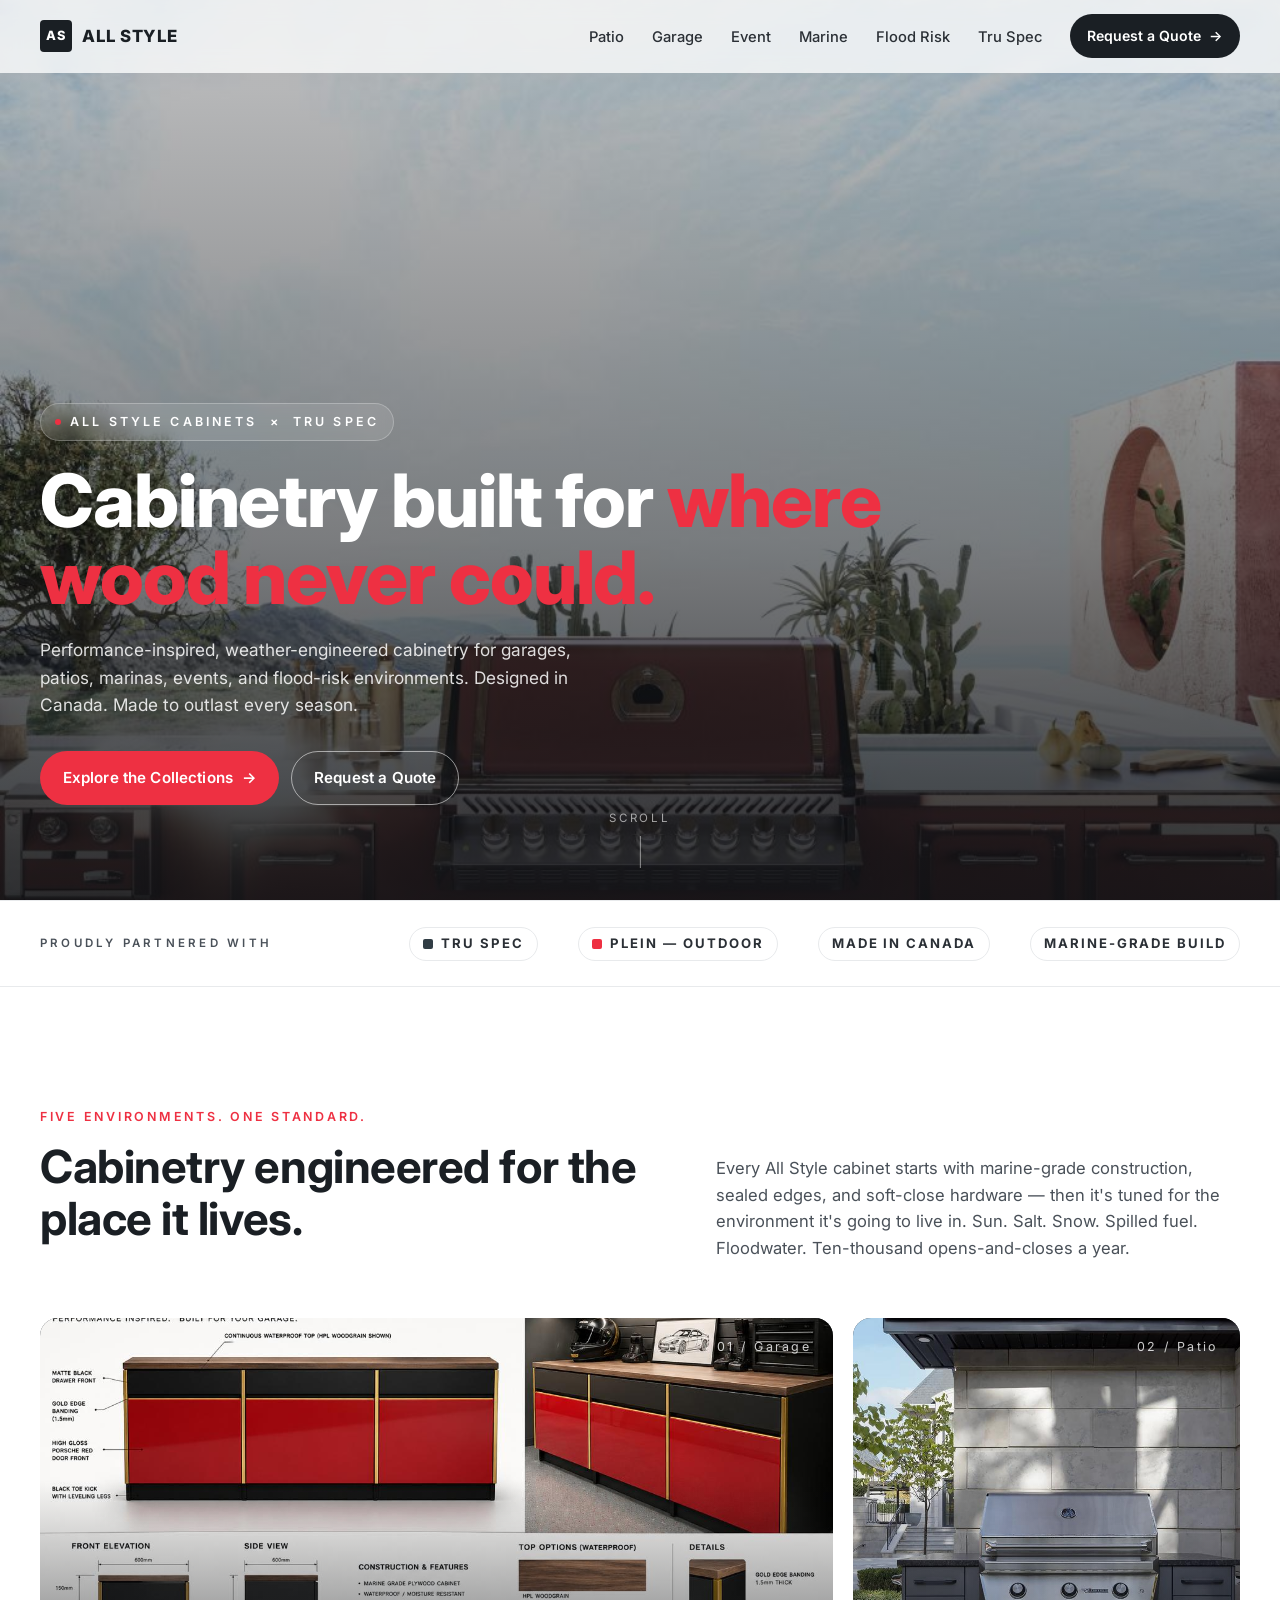
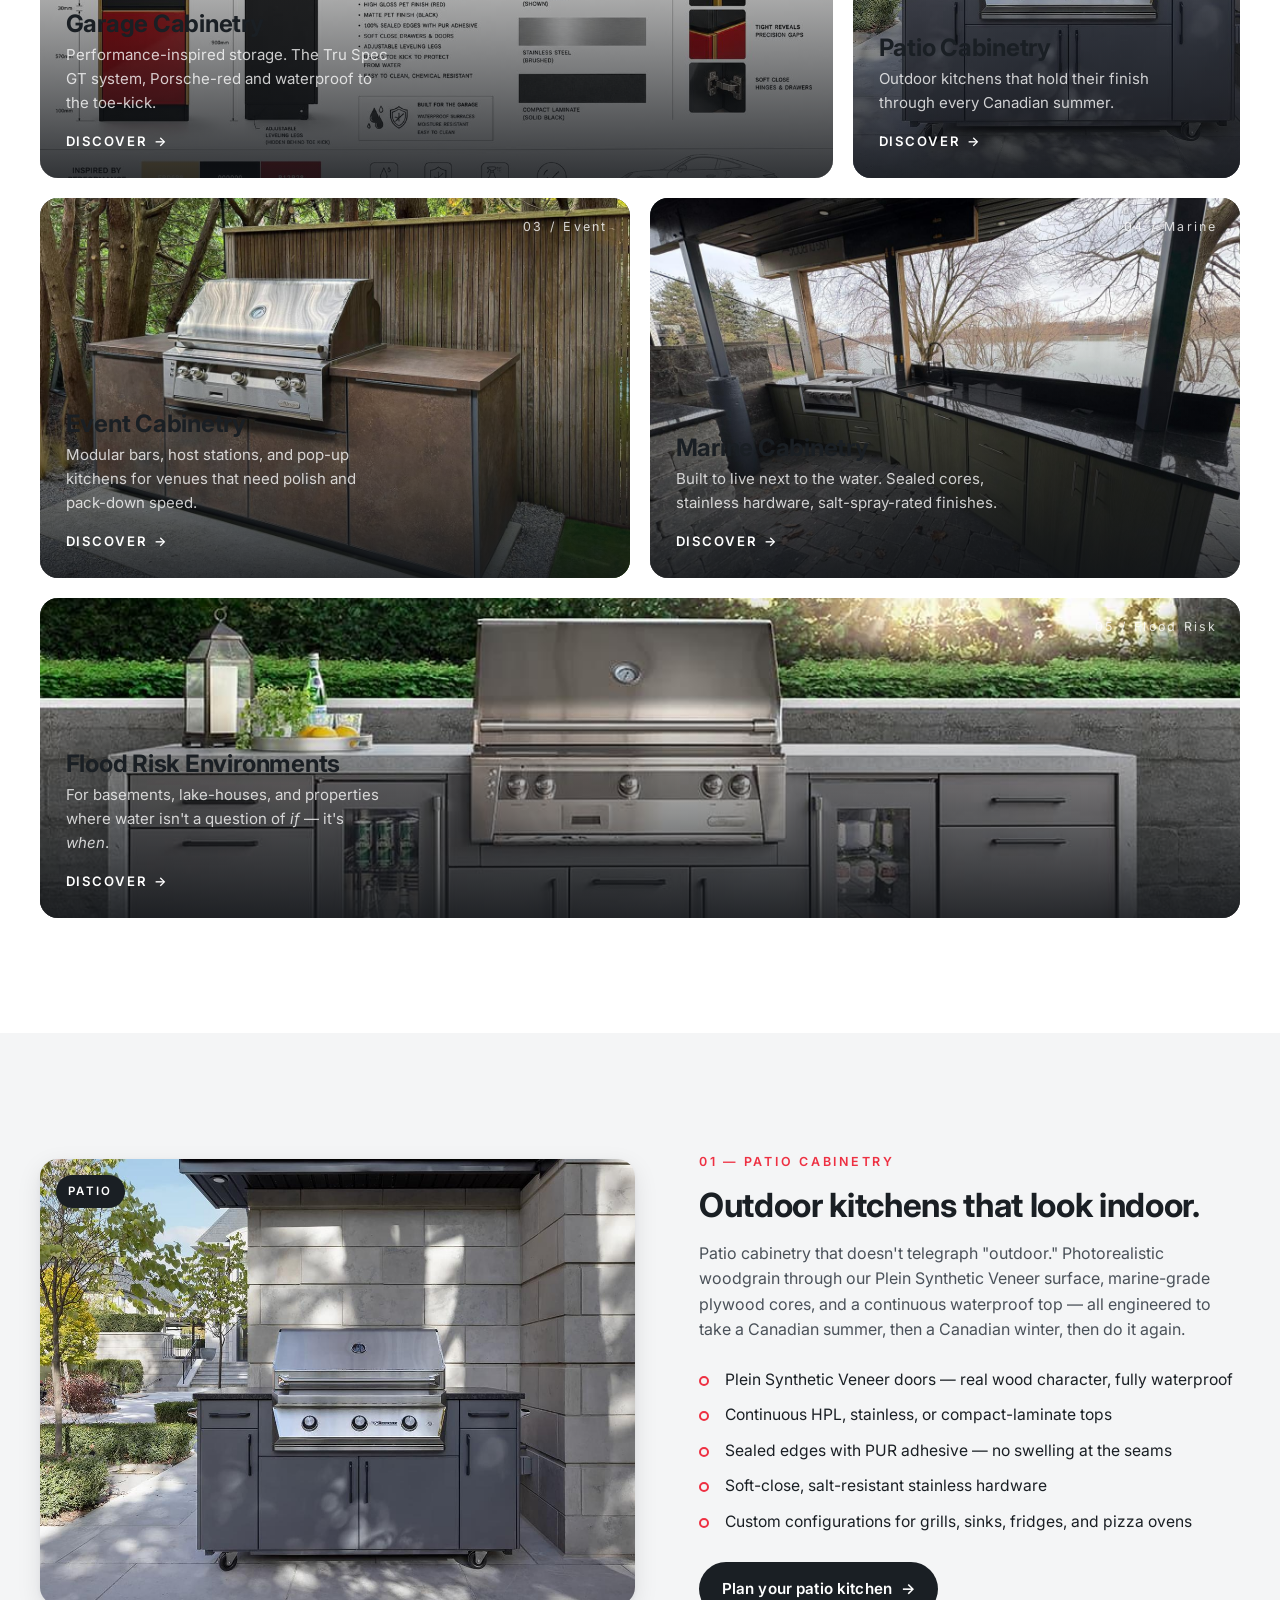
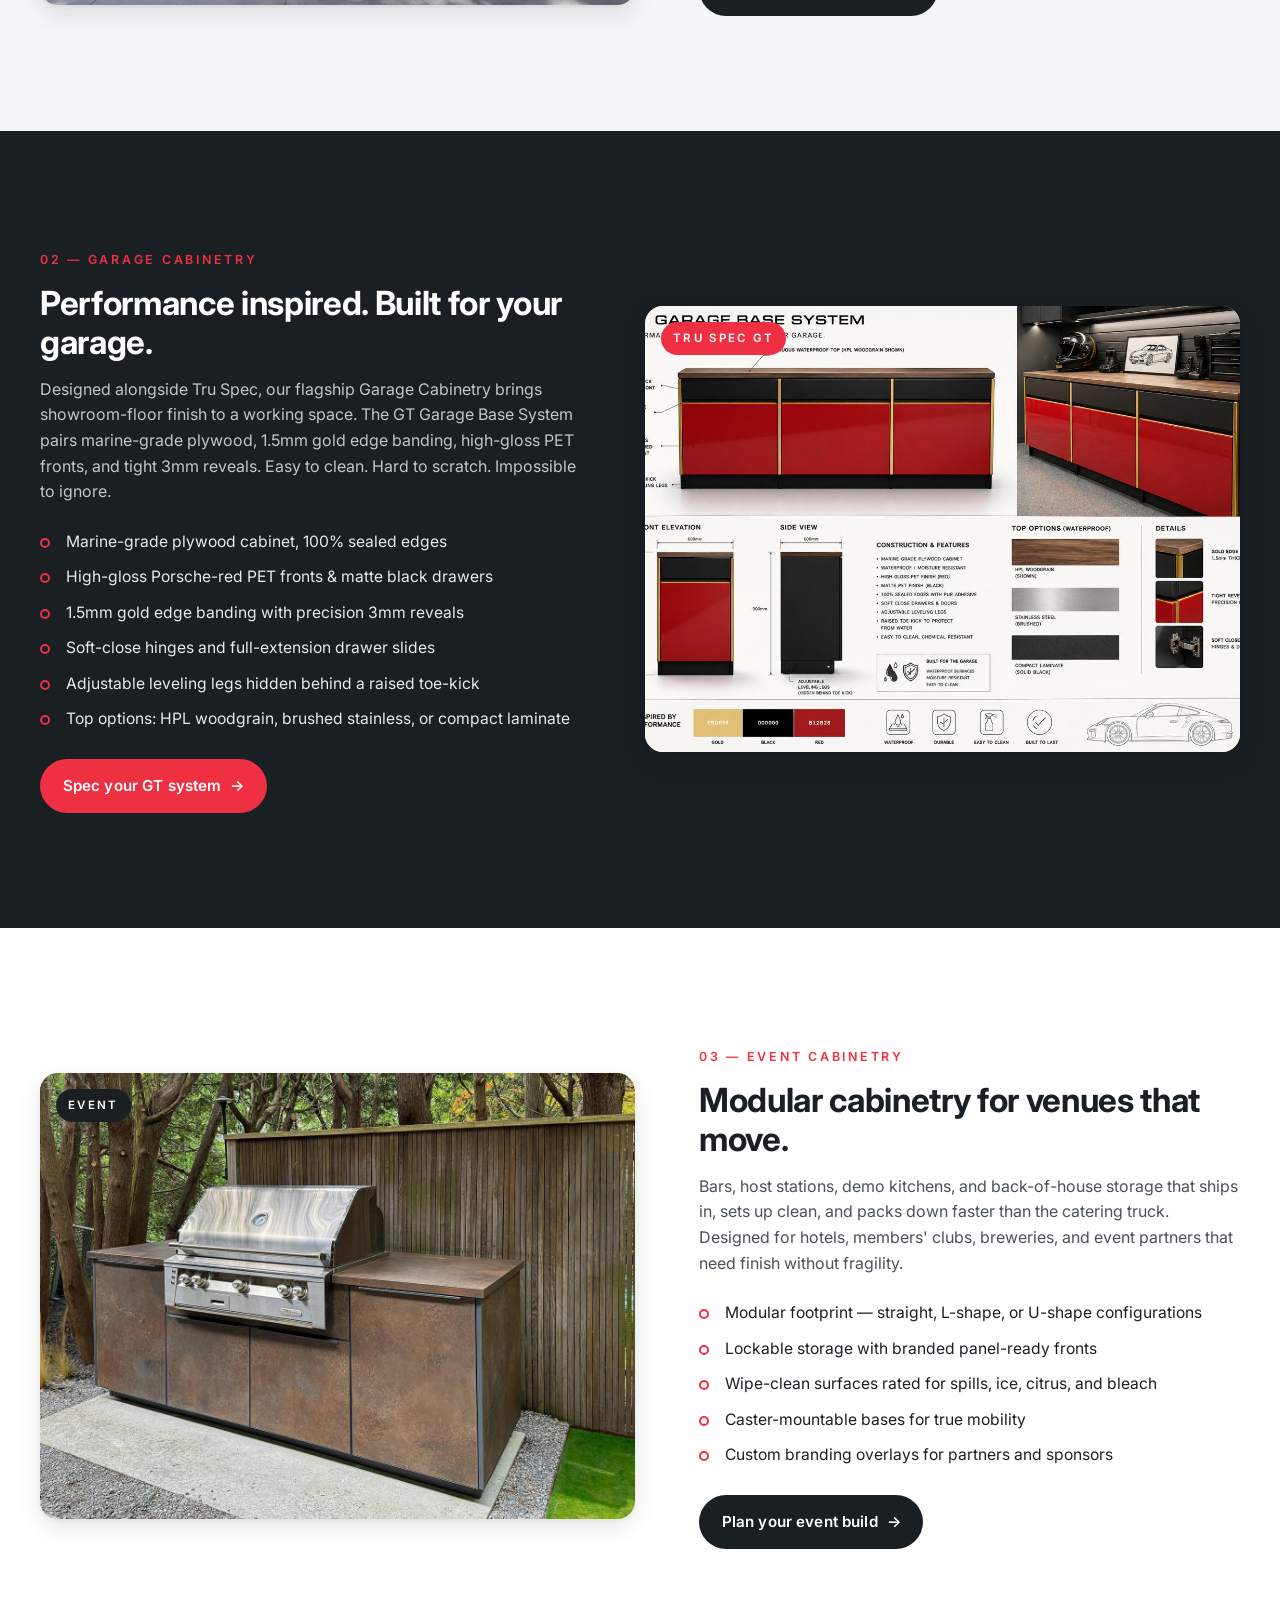
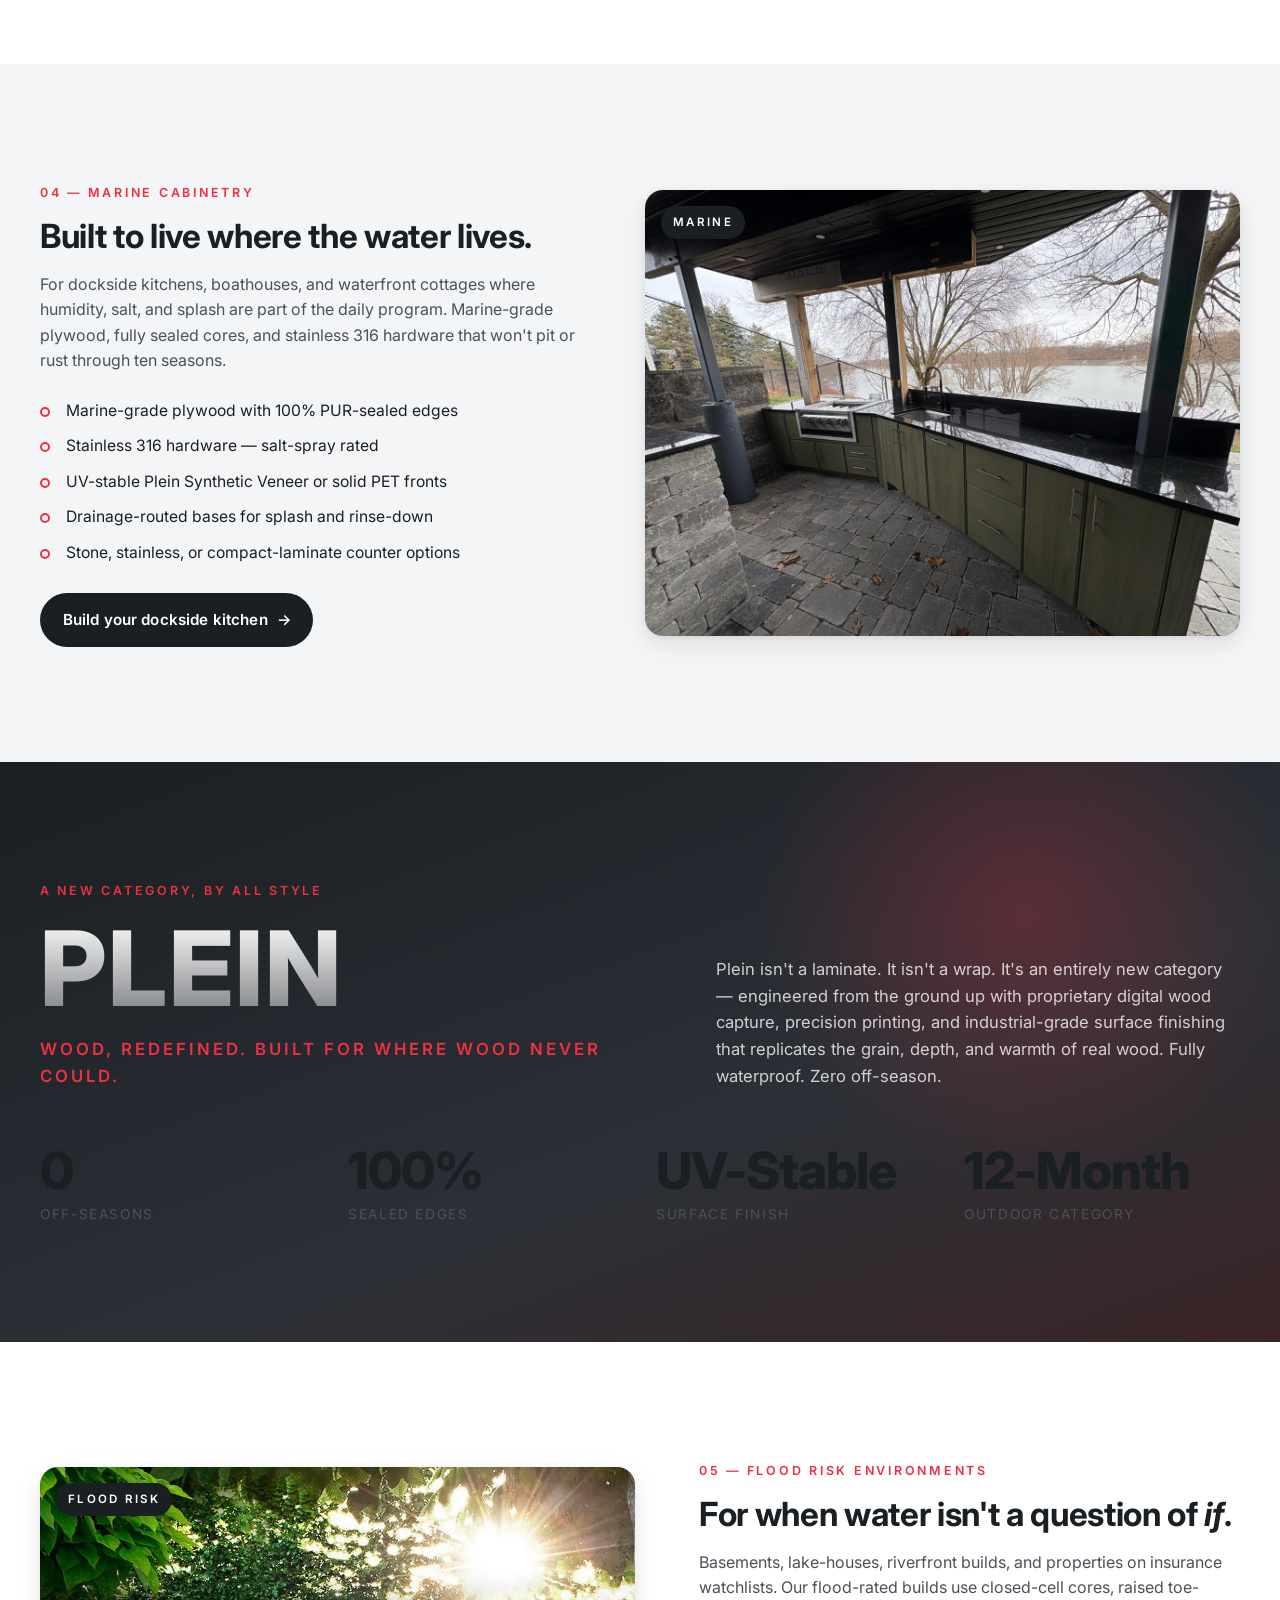
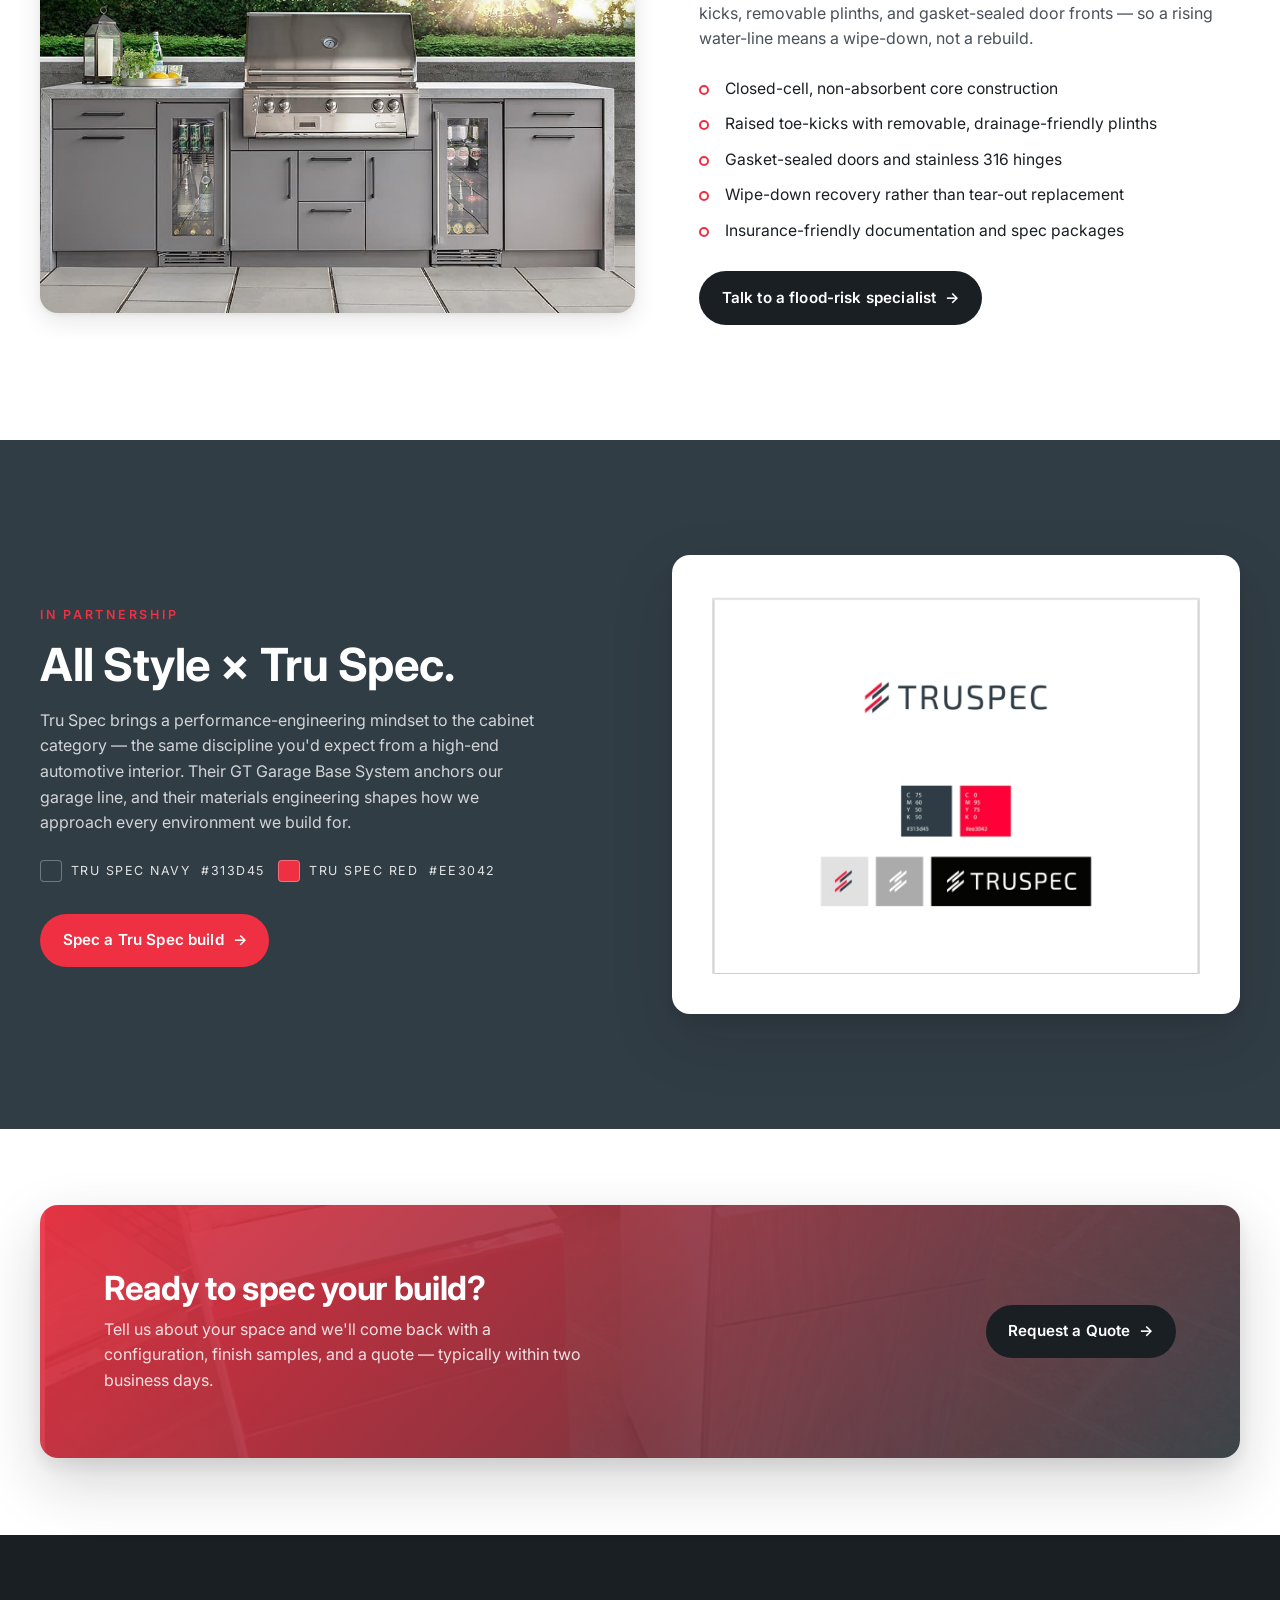
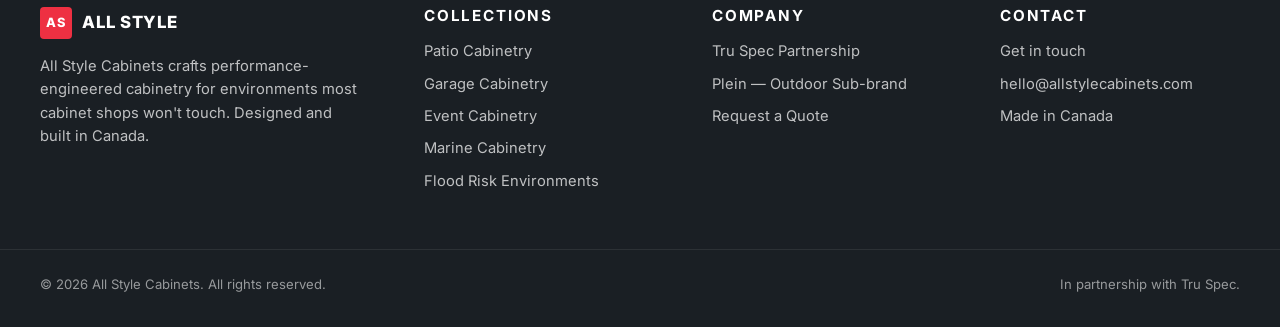
<file: index.html>
<!doctype html>
<html lang="en">
<head>
  <meta charset="utf-8" />
  <meta name="viewport" content="width=device-width, initial-scale=1" />
  <title>All Style Cabinets — Premium Garage & Outdoor Cabinetry</title>
  <meta name="description" content="All Style Cabinets crafts performance-engineered cabinetry for garages, patios, marinas, events, and flood-risk environments. In partnership with Tru Spec." />
  <meta name="theme-color" content="#1a1f24" />

  <!-- Open Graph -->
  <meta property="og:title" content="All Style Cabinets — Built for Where Cabinetry Never Could" />
  <meta property="og:description" content="Performance-inspired, weather-engineered cabinetry. In partnership with Tru Spec." />
  <meta property="og:type" content="website" />
  <meta property="og:image" content="/assets/images/plein-red-hero.jpg" />

  <!-- Fonts -->
  <link rel="preconnect" href="https://fonts.googleapis.com" />
  <link rel="preconnect" href="https://fonts.gstatic.com" crossorigin />
  <link href="https://fonts.googleapis.com/css2?family=Inter:wght@400;500;600;700;800&display=swap" rel="stylesheet" />

  <!-- Styles -->
  <link rel="stylesheet" href="/assets/css/styles.css" />

  <!-- Favicon (inline SVG mark) -->
  <link rel="icon" type="image/svg+xml" href='data:image/svg+xml;utf8,<svg xmlns="http://www.w3.org/2000/svg" viewBox="0 0 32 32"><rect width="32" height="32" rx="6" fill="%231a1f24"/><text x="50%25" y="58%25" text-anchor="middle" font-family="Inter,sans-serif" font-weight="800" font-size="13" fill="white">AS</text></svg>' />
</head>
<body>

  <!-- ===================== NAV ===================== -->
  <header class="nav" id="nav">
    <div class="nav__inner">
      <a href="#top" class="nav__brand" aria-label="All Style Cabinets — home">
        <span class="nav__brand-mark" aria-hidden="true">AS</span>
        <span>ALL&nbsp;STYLE</span>
      </a>

      <nav aria-label="Primary">
        <ul class="nav__links" id="nav-links">
          <li><a class="nav__link" href="#patio">Patio</a></li>
          <li><a class="nav__link" href="#garage">Garage</a></li>
          <li><a class="nav__link" href="#event">Event</a></li>
          <li><a class="nav__link" href="#marine">Marine</a></li>
          <li><a class="nav__link" href="#flood">Flood&nbsp;Risk</a></li>
          <li><a class="nav__link" href="#partnership">Tru&nbsp;Spec</a></li>
          <li><a class="nav__cta" href="/quote.html">Request a Quote <span aria-hidden="true">→</span></a></li>
        </ul>
      </nav>

      <button class="nav__toggle" id="nav-toggle" aria-expanded="false" aria-controls="nav-links" aria-label="Toggle navigation">
        <span></span><span></span><span></span>
      </button>
    </div>
  </header>

  <main id="top">

    <!-- ===================== HERO ===================== -->
    <section class="hero" aria-labelledby="hero-title">
      <div class="hero__inner">
        <span class="hero__eyebrow reveal"><span class="dot"></span> All Style Cabinets &nbsp;×&nbsp; Tru Spec</span>
        <h1 id="hero-title" class="hero__title reveal" data-delay="1">
          Cabinetry built for <em>where wood never could.</em>
        </h1>
        <p class="hero__sub reveal" data-delay="2">
          Performance-inspired, weather-engineered cabinetry for garages, patios, marinas, events, and flood-risk environments. Designed in Canada. Made to outlast every season.
        </p>
        <div class="hero__cta reveal" data-delay="3">
          <a href="#categories" class="btn btn--primary">Explore the Collections <span class="btn__arrow">→</span></a>
          <a href="/quote.html" class="btn btn--ghost">Request a Quote</a>
        </div>
      </div>
      <div class="hero__scroll" aria-hidden="true">
        <span>Scroll</span>
        <span class="hero__scroll-line"></span>
      </div>
    </section>

    <!-- ===================== PARTNER STRIP ===================== -->
    <section class="partners" aria-label="Partners">
      <div class="container partners__inner">
        <span class="partners__label">Proudly partnered with</span>
        <div class="partners__items">
          <span class="partners__chip"><span class="swatch swatch--navy"></span> TRU&nbsp;SPEC</span>
          <span class="partners__chip"><span class="swatch"></span> PLEIN&nbsp;— OUTDOOR</span>
          <span class="partners__chip">MADE&nbsp;IN&nbsp;CANADA</span>
          <span class="partners__chip">MARINE-GRADE&nbsp;BUILD</span>
        </div>
      </div>
    </section>

    <!-- ===================== CATEGORIES OVERVIEW ===================== -->
    <section class="section" id="categories" aria-labelledby="cat-title">
      <div class="container">
        <div class="section__head">
          <div>
            <span class="eyebrow reveal">Five Environments. One Standard.</span>
            <h2 class="section-title reveal" id="cat-title" data-delay="1">
              Cabinetry engineered for the place it lives.
            </h2>
          </div>
          <p class="section-lede reveal" data-delay="2">
            Every All Style cabinet starts with marine-grade construction, sealed edges, and soft-close hardware — then it's tuned for the environment it's going to live in. Sun. Salt. Snow. Spilled fuel. Floodwater. Ten-thousand opens-and-closes a year.
          </p>
        </div>

        <div class="cat-grid">
          <a href="#garage" class="cat-card cat-card--lg reveal" data-cat="garage" aria-label="Garage cabinetry">
            <span class="cat-card__num">01 / Garage</span>
            <h3 class="cat-card__title">Garage Cabinetry</h3>
            <p class="cat-card__desc">Performance-inspired storage. The Tru Spec GT system, Porsche-red and waterproof to the toe-kick.</p>
            <span class="cat-card__more">Discover <span aria-hidden="true">→</span></span>
          </a>
          <a href="#patio" class="cat-card cat-card--md reveal" data-cat="patio" data-delay="1" aria-label="Patio cabinetry">
            <span class="cat-card__num">02 / Patio</span>
            <h3 class="cat-card__title">Patio Cabinetry</h3>
            <p class="cat-card__desc">Outdoor kitchens that hold their finish through every Canadian summer.</p>
            <span class="cat-card__more">Discover <span aria-hidden="true">→</span></span>
          </a>
          <a href="#event" class="cat-card cat-card--sm reveal" data-cat="event" data-delay="2" aria-label="Event cabinetry">
            <span class="cat-card__num">03 / Event</span>
            <h3 class="cat-card__title">Event Cabinetry</h3>
            <p class="cat-card__desc">Modular bars, host stations, and pop-up kitchens for venues that need polish and pack-down speed.</p>
            <span class="cat-card__more">Discover <span aria-hidden="true">→</span></span>
          </a>
          <a href="#marine" class="cat-card cat-card--sm reveal" data-cat="marine" data-delay="3" aria-label="Marine cabinetry">
            <span class="cat-card__num">04 / Marine</span>
            <h3 class="cat-card__title">Marine Cabinetry</h3>
            <p class="cat-card__desc">Built to live next to the water. Sealed cores, stainless hardware, salt-spray-rated finishes.</p>
            <span class="cat-card__more">Discover <span aria-hidden="true">→</span></span>
          </a>
          <a href="#flood" class="cat-card reveal" data-cat="flood" data-delay="4" aria-label="Flood-risk cabinetry" style="grid-column: span 12; min-height: 320px;">
            <span class="cat-card__num">05 / Flood Risk</span>
            <h3 class="cat-card__title">Flood Risk Environments</h3>
            <p class="cat-card__desc">For basements, lake-houses, and properties where water isn't a question of <em>if</em> — it's <em>when</em>.</p>
            <span class="cat-card__more">Discover <span aria-hidden="true">→</span></span>
          </a>
        </div>
      </div>
    </section>

    <!-- ===================== PATIO ===================== -->
    <section class="section section--fog" id="patio" aria-labelledby="patio-title">
      <div class="container">
        <div class="detail">
          <div class="detail__media reveal">
            <span class="badge">Patio</span>
            <img src="/assets/images/patio-modern-grill.jpg" alt="Modern grey outdoor kitchen with stainless grill, set on a stone patio surrounded by greenery" loading="lazy" />
          </div>
          <div class="reveal" data-delay="1">
            <span class="eyebrow">01 — Patio Cabinetry</span>
            <h2 class="detail__title" id="patio-title">Outdoor kitchens that look indoor.</h2>
            <p class="detail__lede">
              Patio cabinetry that doesn't telegraph "outdoor." Photorealistic woodgrain through our Plein Synthetic Veneer surface, marine-grade plywood cores, and a continuous waterproof top — all engineered to take a Canadian summer, then a Canadian winter, then do it again.
            </p>
            <ul class="feature-list">
              <li>Plein Synthetic Veneer doors — real wood character, fully waterproof</li>
              <li>Continuous HPL, stainless, or compact-laminate tops</li>
              <li>Sealed edges with PUR adhesive — no swelling at the seams</li>
              <li>Soft-close, salt-resistant stainless hardware</li>
              <li>Custom configurations for grills, sinks, fridges, and pizza ovens</li>
            </ul>
            <a href="/quote.html?category=patio" class="btn btn--dark">Plan your patio kitchen <span class="btn__arrow">→</span></a>
          </div>
        </div>
      </div>
    </section>

    <!-- ===================== GARAGE ===================== -->
    <section class="section section--dark" id="garage" aria-labelledby="garage-title">
      <div class="container">
        <div class="detail detail--reverse">
          <div class="detail__media reveal">
            <span class="badge" style="background: var(--brand-accent);">Tru Spec GT</span>
            <img src="/assets/images/garage-gt-system.jpg" alt="Tru Spec GT Garage Base System with high-gloss Porsche red doors, gold edge banding, and matte black drawers" loading="lazy" />
          </div>
          <div class="reveal" data-delay="1">
            <span class="eyebrow">02 — Garage Cabinetry</span>
            <h2 class="detail__title" id="garage-title">Performance inspired. Built for your garage.</h2>
            <p class="detail__lede">
              Designed alongside Tru Spec, our flagship Garage Cabinetry brings showroom-floor finish to a working space. The GT Garage Base System pairs marine-grade plywood, 1.5mm gold edge banding, high-gloss PET fronts, and tight 3mm reveals. Easy to clean. Hard to scratch. Impossible to ignore.
            </p>
            <ul class="feature-list">
              <li>Marine-grade plywood cabinet, 100% sealed edges</li>
              <li>High-gloss Porsche-red PET fronts &amp; matte black drawers</li>
              <li>1.5mm gold edge banding with precision 3mm reveals</li>
              <li>Soft-close hinges and full-extension drawer slides</li>
              <li>Adjustable leveling legs hidden behind a raised toe-kick</li>
              <li>Top options: HPL woodgrain, brushed stainless, or compact laminate</li>
            </ul>
            <a href="/quote.html?category=garage" class="btn btn--primary">Spec your GT system <span class="btn__arrow">→</span></a>
          </div>
        </div>
      </div>
    </section>

    <!-- ===================== EVENT ===================== -->
    <section class="section" id="event" aria-labelledby="event-title">
      <div class="container">
        <div class="detail">
          <div class="detail__media reveal">
            <span class="badge">Event</span>
            <img src="/assets/images/event-bronze.jpg" alt="Bronze-finish outdoor cabinet with stainless grill in a private garden setting" loading="lazy" />
          </div>
          <div class="reveal" data-delay="1">
            <span class="eyebrow">03 — Event Cabinetry</span>
            <h2 class="detail__title" id="event-title">Modular cabinetry for venues that move.</h2>
            <p class="detail__lede">
              Bars, host stations, demo kitchens, and back-of-house storage that ships in, sets up clean, and packs down faster than the catering truck. Designed for hotels, members' clubs, breweries, and event partners that need finish without fragility.
            </p>
            <ul class="feature-list">
              <li>Modular footprint — straight, L-shape, or U-shape configurations</li>
              <li>Lockable storage with branded panel-ready fronts</li>
              <li>Wipe-clean surfaces rated for spills, ice, citrus, and bleach</li>
              <li>Caster-mountable bases for true mobility</li>
              <li>Custom branding overlays for partners and sponsors</li>
            </ul>
            <a href="/quote.html?category=event" class="btn btn--dark">Plan your event build <span class="btn__arrow">→</span></a>
          </div>
        </div>
      </div>
    </section>

    <!-- ===================== MARINE ===================== -->
    <section class="section section--fog" id="marine" aria-labelledby="marine-title">
      <div class="container">
        <div class="detail detail--reverse">
          <div class="detail__media reveal">
            <span class="badge">Marine</span>
            <img src="/assets/images/marine-lakeside.jpg" alt="Lakeside outdoor kitchen with olive-green doors and black granite countertops overlooking water" loading="lazy" />
          </div>
          <div class="reveal" data-delay="1">
            <span class="eyebrow">04 — Marine Cabinetry</span>
            <h2 class="detail__title" id="marine-title">Built to live where the water lives.</h2>
            <p class="detail__lede">
              For dockside kitchens, boathouses, and waterfront cottages where humidity, salt, and splash are part of the daily program. Marine-grade plywood, fully sealed cores, and stainless 316 hardware that won't pit or rust through ten seasons.
            </p>
            <ul class="feature-list">
              <li>Marine-grade plywood with 100% PUR-sealed edges</li>
              <li>Stainless 316 hardware — salt-spray rated</li>
              <li>UV-stable Plein Synthetic Veneer or solid PET fronts</li>
              <li>Drainage-routed bases for splash and rinse-down</li>
              <li>Stone, stainless, or compact-laminate counter options</li>
            </ul>
            <a href="/quote.html?category=marine" class="btn btn--dark">Build your dockside kitchen <span class="btn__arrow">→</span></a>
          </div>
        </div>
      </div>
    </section>

    <!-- ===================== PLEIN HIGHLIGHT ===================== -->
    <section class="section plein" id="plein" aria-labelledby="plein-title">
      <div class="container">
        <div class="section__head">
          <div>
            <span class="eyebrow reveal" style="color: var(--brand-accent);">A new category, by All Style</span>
            <h2 class="plein__brandmark reveal" id="plein-title" data-delay="1">PLEIN</h2>
            <p class="plein__tagline reveal" data-delay="2">Wood, redefined. Built for where wood never could.</p>
          </div>
          <p class="section-lede reveal" data-delay="3" style="color: rgba(255,255,255,.78);">
            Plein isn't a laminate. It isn't a wrap. It's an entirely new category — engineered from the ground up with proprietary digital wood capture, precision printing, and industrial-grade surface finishing that replicates the grain, depth, and warmth of real wood. Fully waterproof. Zero off-season.
          </p>
        </div>

        <div class="stats">
          <div class="stat reveal">
            <div class="stat__num">0</div>
            <div class="stat__label">Off-seasons</div>
          </div>
          <div class="stat reveal" data-delay="1">
            <div class="stat__num">100%</div>
            <div class="stat__label">Sealed edges</div>
          </div>
          <div class="stat reveal" data-delay="2">
            <div class="stat__num">UV-Stable</div>
            <div class="stat__label">Surface finish</div>
          </div>
          <div class="stat reveal" data-delay="3">
            <div class="stat__num">12-Month</div>
            <div class="stat__label">Outdoor category</div>
          </div>
        </div>
      </div>
    </section>

    <!-- ===================== FLOOD RISK ===================== -->
    <section class="section" id="flood" aria-labelledby="flood-title">
      <div class="container">
        <div class="detail">
          <div class="detail__media reveal">
            <span class="badge">Flood Risk</span>
            <img src="/assets/images/patio-grey-stone.jpg" alt="Concrete and stone patio kitchen designed for flood-risk environments" loading="lazy" />
          </div>
          <div class="reveal" data-delay="1">
            <span class="eyebrow">05 — Flood Risk Environments</span>
            <h2 class="detail__title" id="flood-title">For when water isn't a question of <em>if</em>.</h2>
            <p class="detail__lede">
              Basements, lake-houses, riverfront builds, and properties on insurance watchlists. Our flood-rated builds use closed-cell cores, raised toe-kicks, removable plinths, and gasket-sealed door fronts — so a rising water-line means a wipe-down, not a rebuild.
            </p>
            <ul class="feature-list">
              <li>Closed-cell, non-absorbent core construction</li>
              <li>Raised toe-kicks with removable, drainage-friendly plinths</li>
              <li>Gasket-sealed doors and stainless 316 hinges</li>
              <li>Wipe-down recovery rather than tear-out replacement</li>
              <li>Insurance-friendly documentation and spec packages</li>
            </ul>
            <a href="/quote.html?category=flood" class="btn btn--dark">Talk to a flood-risk specialist <span class="btn__arrow">→</span></a>
          </div>
        </div>
      </div>
    </section>

    <!-- ===================== PARTNERSHIP / TRU SPEC ===================== -->
    <section class="section partnership" id="partnership" aria-labelledby="partnership-title">
      <div class="container partnership__inner">
        <div class="reveal">
          <span class="eyebrow" style="color: var(--brand-accent);">In Partnership</span>
          <h2 class="section-title" id="partnership-title">All Style × Tru Spec.</h2>
          <p class="partnership__lede">
            Tru Spec brings a performance-engineering mindset to the cabinet category — the same discipline you'd expect from a high-end automotive interior. Their GT Garage Base System anchors our garage line, and their materials engineering shapes how we approach every environment we build for.
          </p>
          <div class="partnership__swatches">
            <span class="sw"><i style="background: var(--truspec-navy);"></i> Tru Spec Navy &nbsp;#313d45</span>
            <span class="sw"><i style="background: var(--truspec-red);"></i> Tru Spec Red &nbsp;#ee3042</span>
          </div>
          <div style="margin-top: 2rem;">
            <a href="/quote.html?category=garage" class="btn btn--primary">Spec a Tru Spec build <span class="btn__arrow">→</span></a>
          </div>
        </div>
        <div class="partnership__visual reveal" data-delay="1">
          <img src="/assets/images/truspec-brand.jpg" alt="Tru Spec brand kit including logo, navy and red color palette, and logo lockups" loading="lazy" />
        </div>
      </div>
    </section>

    <!-- ===================== CTA BANNER ===================== -->
    <section class="section section--tight" aria-label="Call to action">
      <div class="container">
        <div class="cta-banner reveal">
          <div>
            <h3>Ready to spec your build?</h3>
            <p>Tell us about your space and we'll come back with a configuration, finish samples, and a quote — typically within two business days.</p>
          </div>
          <a href="/quote.html" class="btn btn--dark">Request a Quote <span class="btn__arrow">→</span></a>
        </div>
      </div>
    </section>

  </main>

  <!-- ===================== FOOTER ===================== -->
  <footer class="footer">
    <div class="container footer__grid">
      <div class="footer__brand">
        <a href="#top" class="nav__brand" aria-label="All Style Cabinets">
          <span class="nav__brand-mark">AS</span>
          <span style="color: #fff;">ALL&nbsp;STYLE</span>
        </a>
        <p class="footer__about">
          All Style Cabinets crafts performance-engineered cabinetry for environments most cabinet shops won't touch. Designed and built in Canada.
        </p>
      </div>
      <div>
        <h4>Collections</h4>
        <ul class="footer__list">
          <li><a href="#patio">Patio Cabinetry</a></li>
          <li><a href="#garage">Garage Cabinetry</a></li>
          <li><a href="#event">Event Cabinetry</a></li>
          <li><a href="#marine">Marine Cabinetry</a></li>
          <li><a href="#flood">Flood Risk Environments</a></li>
        </ul>
      </div>
      <div>
        <h4>Company</h4>
        <ul class="footer__list">
          <li><a href="#partnership">Tru Spec Partnership</a></li>
          <li><a href="#plein">Plein — Outdoor Sub-brand</a></li>
          <li><a href="/quote.html">Request a Quote</a></li>
        </ul>
      </div>
      <div>
        <h4>Contact</h4>
        <ul class="footer__list">
          <li><a href="/quote.html">Get in touch</a></li>
          <li><a href="mailto:hello@allstylecabinets.com">hello@allstylecabinets.com</a></li>
          <li>Made in Canada</li>
        </ul>
      </div>
    </div>
    <div class="container footer__bottom">
      <span>© <span id="year">2026</span> All Style Cabinets. All rights reserved.</span>
      <span>In partnership with Tru Spec.</span>
    </div>
  </footer>

  <script src="/assets/js/script.js" defer></script>
</body>
</html>
</file>
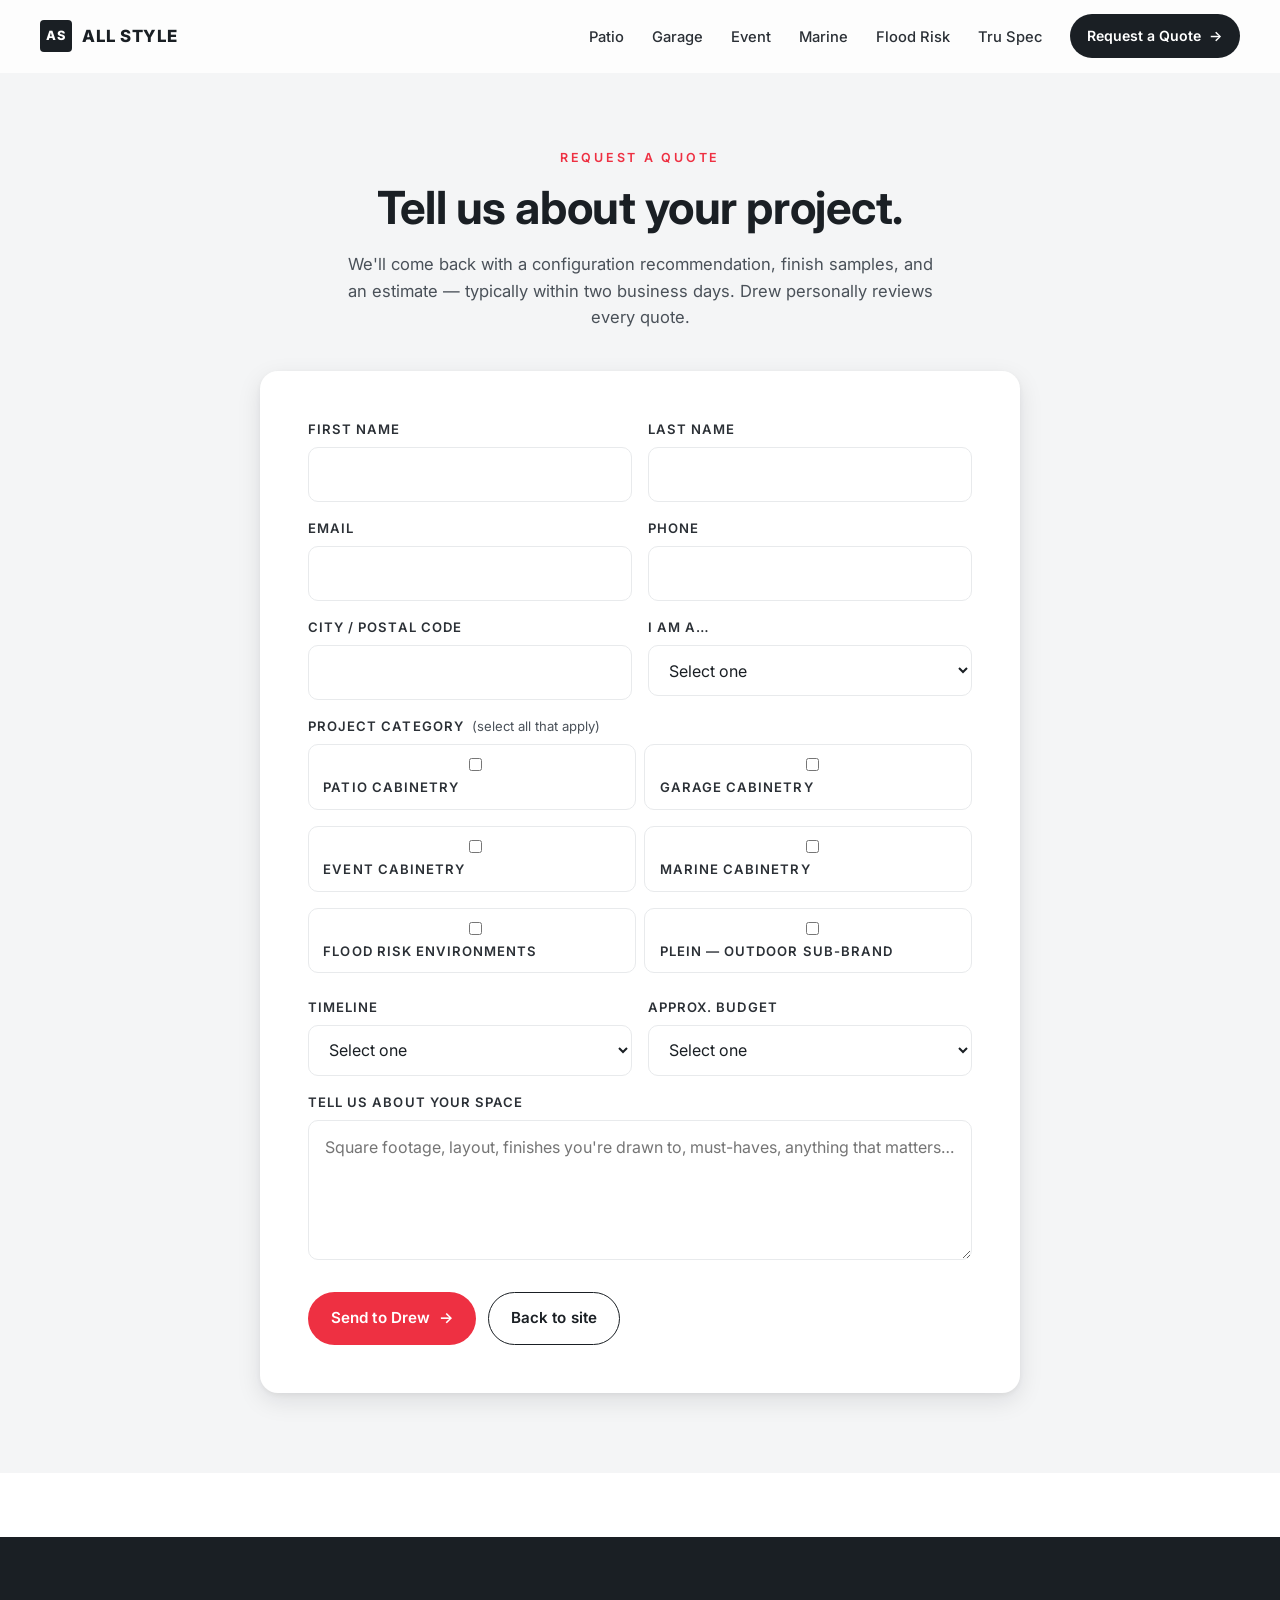
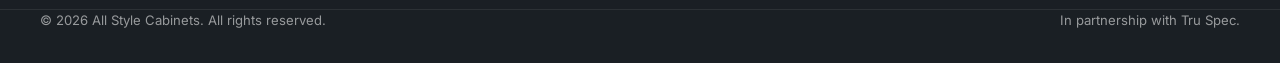
<file: quote.html>
<!doctype html>
<html lang="en">
<head>
  <meta charset="utf-8" />
  <meta name="viewport" content="width=device-width, initial-scale=1" />
  <title>Request a Quote — All Style Cabinets</title>
  <meta name="description" content="Tell us about your project. We'll come back with a configuration, finish samples, and a quote — typically within two business days." />
  <meta name="theme-color" content="#1a1f24" />

  <link rel="preconnect" href="https://fonts.googleapis.com" />
  <link rel="preconnect" href="https://fonts.gstatic.com" crossorigin />
  <link href="https://fonts.googleapis.com/css2?family=Inter:wght@400;500;600;700;800&display=swap" rel="stylesheet" />

  <link rel="stylesheet" href="/assets/css/styles.css" />

  <link rel="icon" type="image/svg+xml" href='data:image/svg+xml;utf8,<svg xmlns="http://www.w3.org/2000/svg" viewBox="0 0 32 32"><rect width="32" height="32" rx="6" fill="%231a1f24"/><text x="50%25" y="58%25" text-anchor="middle" font-family="Inter,sans-serif" font-weight="800" font-size="13" fill="white">AS</text></svg>' />
</head>
<body>

  <header class="nav" id="nav">
    <div class="nav__inner">
      <a href="/" class="nav__brand" aria-label="All Style Cabinets — home">
        <span class="nav__brand-mark" aria-hidden="true">AS</span>
        <span>ALL&nbsp;STYLE</span>
      </a>
      <nav aria-label="Primary">
        <ul class="nav__links" id="nav-links">
          <li><a class="nav__link" href="/#patio">Patio</a></li>
          <li><a class="nav__link" href="/#garage">Garage</a></li>
          <li><a class="nav__link" href="/#event">Event</a></li>
          <li><a class="nav__link" href="/#marine">Marine</a></li>
          <li><a class="nav__link" href="/#flood">Flood&nbsp;Risk</a></li>
          <li><a class="nav__link" href="/#partnership">Tru&nbsp;Spec</a></li>
          <li><a class="nav__cta" href="/quote.html" aria-current="page">Request a Quote <span aria-hidden="true">→</span></a></li>
        </ul>
      </nav>
      <button class="nav__toggle" id="nav-toggle" aria-expanded="false" aria-controls="nav-links" aria-label="Toggle navigation">
        <span></span><span></span><span></span>
      </button>
    </div>
  </header>

  <main class="form-page">
    <div class="container">
      <div style="text-align: center; max-width: 640px; margin: 0 auto 2.5rem;">
        <span class="eyebrow reveal">Request a Quote</span>
        <h1 class="section-title reveal" data-delay="1" style="margin: 0 auto 1rem;">Tell us about your project.</h1>
        <p class="section-lede reveal" data-delay="2" style="margin: 0 auto;">
          We'll come back with a configuration recommendation, finish samples, and an estimate — typically within two business days. Drew personally reviews every quote.
        </p>
      </div>

      <form class="form-card reveal" id="quote-form" novalidate>
        <div class="form-row">
          <div class="form-field">
            <label for="firstName">First name</label>
            <input id="firstName" name="firstName" type="text" autocomplete="given-name" required />
          </div>
          <div class="form-field">
            <label for="lastName">Last name</label>
            <input id="lastName" name="lastName" type="text" autocomplete="family-name" required />
          </div>
        </div>

        <div class="form-row">
          <div class="form-field">
            <label for="email">Email</label>
            <input id="email" name="email" type="email" autocomplete="email" required />
          </div>
          <div class="form-field">
            <label for="phone">Phone</label>
            <input id="phone" name="phone" type="tel" autocomplete="tel" />
          </div>
        </div>

        <div class="form-row">
          <div class="form-field">
            <label for="postal">City / Postal code</label>
            <input id="postal" name="postal" type="text" autocomplete="postal-code" />
          </div>
          <div class="form-field">
            <label for="role">I am a…</label>
            <select id="role" name="role">
              <option value="">Select one</option>
              <option>Homeowner</option>
              <option>Designer / Architect</option>
              <option>Contractor / Builder</option>
              <option>Venue / Event partner</option>
              <option>Other</option>
            </select>
          </div>
        </div>

        <div class="form-row form-row--single">
          <div class="form-field">
            <label>Project category &nbsp;<span style="font-weight: 400; text-transform: none; letter-spacing: 0; color: var(--brand-graphite);">(select all that apply)</span></label>
            <div class="form-checkboxes" id="categories">
              <label class="form-check"><input type="checkbox" name="category" value="patio" /><span>Patio Cabinetry</span></label>
              <label class="form-check"><input type="checkbox" name="category" value="garage" /><span>Garage Cabinetry</span></label>
              <label class="form-check"><input type="checkbox" name="category" value="event" /><span>Event Cabinetry</span></label>
              <label class="form-check"><input type="checkbox" name="category" value="marine" /><span>Marine Cabinetry</span></label>
              <label class="form-check"><input type="checkbox" name="category" value="flood" /><span>Flood Risk Environments</span></label>
              <label class="form-check"><input type="checkbox" name="category" value="plein" /><span>Plein — Outdoor Sub-brand</span></label>
            </div>
          </div>
        </div>

        <div class="form-row">
          <div class="form-field">
            <label for="timeline">Timeline</label>
            <select id="timeline" name="timeline">
              <option value="">Select one</option>
              <option>Within 1 month</option>
              <option>1–3 months</option>
              <option>3–6 months</option>
              <option>6+ months / Planning phase</option>
            </select>
          </div>
          <div class="form-field">
            <label for="budget">Approx. budget</label>
            <select id="budget" name="budget">
              <option value="">Select one</option>
              <option>Under $10K</option>
              <option>$10K – $25K</option>
              <option>$25K – $50K</option>
              <option>$50K – $100K</option>
              <option>$100K +</option>
            </select>
          </div>
        </div>

        <div class="form-row form-row--single">
          <div class="form-field">
            <label for="message">Tell us about your space</label>
            <textarea id="message" name="message" placeholder="Square footage, layout, finishes you're drawn to, must-haves, anything that matters…"></textarea>
          </div>
        </div>

        <div class="form-actions">
          <button type="submit" class="btn btn--primary">Send to Drew <span class="btn__arrow">→</span></button>
          <a href="/" class="btn btn--outline">Back to site</a>
        </div>

        <div class="form-success" id="form-success" role="status" aria-live="polite">
          <strong>Thanks — your request is in.</strong> Drew will personally review your project and follow up within two business days. Watch your inbox.
        </div>
      </form>
    </div>
  </main>

  <footer class="footer" style="margin-top: 4rem;">
    <div class="container footer__bottom" style="margin: 0; padding-top: 0;">
      <span>© <span id="year">2026</span> All Style Cabinets. All rights reserved.</span>
      <span>In partnership with Tru Spec.</span>
    </div>
  </footer>

  <script src="/assets/js/script.js" defer></script>
</body>
</html>
</file>
<file: assets/css/styles.css>
/* ==========================================================================
   All Style Cabinets — site styles
   Brand variables placeholder: swap when official All Style brand kit lands.
   Tru Spec partner colors are confirmed.
   ========================================================================== */

:root {
  /* Tru Spec partner palette (confirmed) */
  --truspec-navy: #313d45;
  --truspec-red:  #ee3042;

  /* All Style placeholder palette — replace when brand kit arrives */
  --brand-ink:        #1a1f24;
  --brand-charcoal:   #2b3036;
  --brand-graphite:   #4a5159;
  --brand-mist:       #e8eaec;
  --brand-fog:        #f4f5f6;
  --brand-paper:      #ffffff;
  --brand-accent:     var(--truspec-red);
  --brand-accent-2:   var(--truspec-navy);

  /* Type scale */
  --font-display: "Inter", "Helvetica Neue", Helvetica, Arial, sans-serif;
  --font-body:    "Inter", "Helvetica Neue", Helvetica, Arial, sans-serif;

  /* Layout */
  --container-max: 1280px;
  --gutter: clamp(1.25rem, 4vw, 2.5rem);
  --radius-sm: 4px;
  --radius-md: 10px;
  --radius-lg: 18px;

  /* Motion */
  --ease-out: cubic-bezier(.2, .7, .2, 1);
  --ease-in-out: cubic-bezier(.65, 0, .35, 1);
  --dur-fast: 180ms;
  --dur-med: 320ms;
  --dur-slow: 600ms;

  /* Shadow */
  --shadow-sm: 0 1px 2px rgba(20,24,28,.06), 0 1px 3px rgba(20,24,28,.05);
  --shadow-md: 0 8px 24px rgba(20,24,28,.10), 0 2px 6px rgba(20,24,28,.06);
  --shadow-lg: 0 24px 60px rgba(20,24,28,.18), 0 8px 18px rgba(20,24,28,.08);
}

/* ---------- Reset ---------- */
*, *::before, *::after { box-sizing: border-box; }
html { -webkit-text-size-adjust: 100%; scroll-behavior: smooth; }
body {
  margin: 0;
  font-family: var(--font-body);
  font-size: 16px;
  line-height: 1.6;
  color: var(--brand-ink);
  background: var(--brand-paper);
  -webkit-font-smoothing: antialiased;
  text-rendering: optimizeLegibility;
}
img, picture, svg, video { display: block; max-width: 100%; height: auto; }
button { font: inherit; cursor: pointer; }
a { color: inherit; text-decoration: none; transition: color var(--dur-fast) var(--ease-out); }
a:hover { color: var(--brand-accent); }
h1, h2, h3, h4 { font-family: var(--font-display); margin: 0; line-height: 1.15; letter-spacing: -.01em; color: var(--brand-ink); }
p { margin: 0; }

/* ---------- Layout helpers ---------- */
.container { width: 100%; max-width: var(--container-max); margin: 0 auto; padding: 0 var(--gutter); }
.section   { padding: clamp(4rem, 9vw, 7.5rem) 0; }
.section--tight { padding: clamp(3rem, 6vw, 5rem) 0; }
.section--dark { background: var(--brand-ink); color: var(--brand-mist); }
.section--dark h1, .section--dark h2, .section--dark h3 { color: #fff; }
.section--fog  { background: var(--brand-fog); }

.eyebrow {
  display: inline-block;
  font-size: 0.78rem;
  letter-spacing: 0.22em;
  text-transform: uppercase;
  color: var(--brand-accent);
  font-weight: 600;
  margin-bottom: 0.9rem;
}
.section-title {
  font-size: clamp(1.85rem, 3.6vw, 2.85rem);
  font-weight: 700;
  max-width: 40ch;
  margin-bottom: 1rem;
}
.section-lede {
  font-size: clamp(1rem, 1.3vw, 1.125rem);
  color: var(--brand-graphite);
  max-width: 60ch;
}
.section--dark .section-lede { color: rgba(255,255,255,.72); }

/* ---------- Navigation ---------- */
.nav {
  position: fixed; inset: 0 0 auto 0;
  z-index: 50;
  backdrop-filter: saturate(140%) blur(10px);
  -webkit-backdrop-filter: saturate(140%) blur(10px);
  background: rgba(255,255,255,.78);
  border-bottom: 1px solid transparent;
  transition: background var(--dur-med) var(--ease-out),
              border-color var(--dur-med) var(--ease-out),
              box-shadow var(--dur-med) var(--ease-out);
}
.nav.is-scrolled {
  background: rgba(255,255,255,.94);
  border-bottom-color: var(--brand-mist);
  box-shadow: var(--shadow-sm);
}
.nav__inner {
  display: flex; align-items: center; justify-content: space-between;
  height: 72px;
  max-width: var(--container-max);
  margin: 0 auto;
  padding: 0 var(--gutter);
}
.nav__brand {
  display: flex; align-items: center; gap: .65rem;
  font-family: var(--font-display);
  font-weight: 800;
  letter-spacing: .04em;
  font-size: 1.05rem;
  color: var(--brand-ink);
}
.nav__brand-mark {
  width: 32px; height: 32px;
  display: inline-flex; align-items: center; justify-content: center;
  background: var(--brand-ink); color: #fff;
  border-radius: var(--radius-sm);
  font-size: .8rem; font-weight: 800; letter-spacing: .04em;
}
.nav__links {
  display: flex; align-items: center; gap: 1.75rem;
  list-style: none; margin: 0; padding: 0;
}
.nav__link {
  font-size: .92rem;
  font-weight: 500;
  color: var(--brand-charcoal);
  position: relative;
  padding: .35rem 0;
}
.nav__link::after {
  content: "";
  position: absolute; left: 0; bottom: -2px;
  width: 0; height: 2px;
  background: var(--brand-accent);
  transition: width var(--dur-med) var(--ease-out);
}
.nav__link:hover::after { width: 100%; }
.nav__cta {
  display: inline-flex; align-items: center; gap: .5rem;
  background: var(--brand-ink); color: #fff;
  padding: .65rem 1.1rem;
  border-radius: 999px;
  font-size: .88rem; font-weight: 600;
  transition: background var(--dur-fast) var(--ease-out), transform var(--dur-fast) var(--ease-out);
}
.nav__cta:hover { background: var(--brand-accent); color: #fff; transform: translateY(-1px); }
.nav__toggle {
  display: none;
  background: transparent; border: 0; padding: .5rem;
  width: 44px; height: 44px;
}
.nav__toggle span {
  display: block; width: 22px; height: 2px;
  background: var(--brand-ink); margin: 5px auto;
  transition: transform var(--dur-med) var(--ease-out), opacity var(--dur-fast);
}
.nav.is-open .nav__toggle span:nth-child(1) { transform: translateY(7px) rotate(45deg); }
.nav.is-open .nav__toggle span:nth-child(2) { opacity: 0; }
.nav.is-open .nav__toggle span:nth-child(3) { transform: translateY(-7px) rotate(-45deg); }

/* ---------- Buttons ---------- */
.btn {
  display: inline-flex; align-items: center; gap: .55rem;
  padding: .85rem 1.35rem;
  border: 1px solid transparent;
  border-radius: 999px;
  font-weight: 600; font-size: .95rem;
  letter-spacing: .01em;
  transition: transform var(--dur-fast) var(--ease-out),
              background var(--dur-fast) var(--ease-out),
              color var(--dur-fast) var(--ease-out),
              border-color var(--dur-fast) var(--ease-out),
              box-shadow var(--dur-fast) var(--ease-out);
}
.btn--primary { background: var(--brand-accent); color: #fff; }
.btn--primary:hover { background: #d52838; color: #fff; transform: translateY(-1px); box-shadow: var(--shadow-md); }
.btn--ghost { background: transparent; color: #fff; border-color: rgba(255,255,255,.55); }
.btn--ghost:hover { border-color: #fff; background: rgba(255,255,255,.08); color: #fff; }
.btn--dark { background: var(--brand-ink); color: #fff; }
.btn--dark:hover { background: var(--brand-accent); color: #fff; transform: translateY(-1px); }
.btn--outline { background: transparent; color: var(--brand-ink); border-color: var(--brand-ink); }
.btn--outline:hover { background: var(--brand-ink); color: #fff; }
.btn__arrow { display: inline-block; transition: transform var(--dur-fast) var(--ease-out); }
.btn:hover .btn__arrow { transform: translateX(3px); }

/* ---------- Hero ---------- */
.hero {
  position: relative;
  min-height: 100svh;
  display: flex; align-items: flex-end;
  color: #fff;
  overflow: hidden;
  isolation: isolate;
}
.hero::before {
  content: "";
  position: absolute; inset: 0;
  background-image: linear-gradient(180deg, rgba(15,18,22,.30) 10%, rgba(15,18,22,.55) 60%, rgba(15,18,22,.85) 100%),
                    url("../images/plein-red-hero.jpg");
  background-size: cover;
  background-position: center;
  z-index: -2;
  transform: scale(1.04);
  animation: heroZoom 14s var(--ease-out) forwards;
}
@keyframes heroZoom { to { transform: scale(1); } }
.hero__inner {
  width: 100%;
  max-width: var(--container-max);
  margin: 0 auto;
  padding: 9rem var(--gutter) clamp(3rem, 8vw, 6rem);
}
.hero__eyebrow {
  display: inline-flex; align-items: center; gap: .55rem;
  font-size: .78rem; letter-spacing: .25em; text-transform: uppercase;
  font-weight: 600;
  background: rgba(255,255,255,.10);
  border: 1px solid rgba(255,255,255,.25);
  padding: .5rem .9rem;
  border-radius: 999px;
  backdrop-filter: blur(8px);
}
.hero__eyebrow .dot { width: 6px; height: 6px; border-radius: 50%; background: var(--brand-accent); }
.hero__title {
  font-size: clamp(2.4rem, 6vw, 4.6rem);
  font-weight: 800;
  line-height: 1.04;
  margin: 1.4rem 0 1.2rem;
  max-width: 18ch;
  color: #fff;
  letter-spacing: -.015em;
}
.hero__title em { font-style: normal; color: var(--brand-accent); }
.hero__sub {
  font-size: clamp(1rem, 1.35vw, 1.18rem);
  max-width: 52ch;
  color: rgba(255,255,255,.85);
  margin-bottom: 2rem;
}
.hero__cta { display: flex; flex-wrap: wrap; gap: .8rem; }
.hero__scroll {
  position: absolute; left: 50%; bottom: 2rem;
  transform: translateX(-50%);
  font-size: .72rem; letter-spacing: .25em; text-transform: uppercase;
  color: rgba(255,255,255,.6);
  display: flex; flex-direction: column; align-items: center; gap: .55rem;
}
.hero__scroll-line { width: 1px; height: 32px; background: rgba(255,255,255,.5); animation: scrollPulse 2.2s infinite; }
@keyframes scrollPulse {
  0%,100% { transform: scaleY(.4); transform-origin: top; opacity: .4; }
  50%     { transform: scaleY(1);  transform-origin: top; opacity: 1; }
}

/* ---------- Marquee partners strip ---------- */
.partners {
  border-top: 1px solid var(--brand-mist);
  border-bottom: 1px solid var(--brand-mist);
  padding: 1.6rem 0;
  background: var(--brand-paper);
}
.partners__inner {
  display: flex; align-items: center; justify-content: space-between;
  gap: 2rem; flex-wrap: wrap;
}
.partners__label {
  font-size: .72rem; letter-spacing: .28em; text-transform: uppercase;
  color: var(--brand-graphite); font-weight: 600;
}
.partners__items {
  display: flex; align-items: center; gap: 2.5rem;
  flex-wrap: wrap;
  font-family: var(--font-display);
  font-weight: 700;
  letter-spacing: .15em;
  color: var(--brand-charcoal);
  font-size: .95rem;
}
.partners__chip {
  display: inline-flex; align-items: center; gap: .55rem;
  padding: .35rem .8rem;
  border: 1px solid var(--brand-mist);
  border-radius: 999px;
  font-size: .82rem; letter-spacing: .15em;
}
.partners__chip .swatch { width: 10px; height: 10px; border-radius: 2px; background: var(--truspec-red); }
.partners__chip .swatch--navy { background: var(--truspec-navy); }

/* ---------- Section header ---------- */
.section__head {
  display: grid;
  grid-template-columns: 1.2fr 1fr;
  gap: 3rem;
  align-items: end;
  margin-bottom: 3.5rem;
}
@media (max-width: 820px) { .section__head { grid-template-columns: 1fr; gap: 1rem; } }

/* ---------- Category cards (overview grid) ---------- */
.cat-grid {
  display: grid;
  grid-template-columns: repeat(12, 1fr);
  gap: 1.25rem;
}
.cat-card {
  position: relative;
  grid-column: span 4;
  min-height: 380px;
  border-radius: var(--radius-lg);
  overflow: hidden;
  isolation: isolate;
  color: #fff;
  display: flex; flex-direction: column; justify-content: flex-end;
  padding: 1.6rem;
  background-color: var(--brand-charcoal);
  transition: transform var(--dur-med) var(--ease-out), box-shadow var(--dur-med) var(--ease-out);
  text-decoration: none;
}
.cat-card::before {
  content: "";
  position: absolute; inset: 0;
  background-size: cover; background-position: center;
  z-index: -2;
  transition: transform 900ms var(--ease-out);
}
.cat-card::after {
  content: "";
  position: absolute; inset: 0;
  background: linear-gradient(180deg, rgba(15,18,22,0) 35%, rgba(15,18,22,.85) 100%);
  z-index: -1;
}
.cat-card:hover { transform: translateY(-4px); box-shadow: var(--shadow-lg); color: #fff; }
.cat-card:hover::before { transform: scale(1.06); }
.cat-card[data-cat="patio"]::before    { background-image: url("../images/patio-modern-grill.jpg"); }
.cat-card[data-cat="garage"]::before   { background-image: url("../images/garage-gt-system.jpg"); }
.cat-card[data-cat="event"]::before    { background-image: url("../images/event-bronze.jpg"); }
.cat-card[data-cat="marine"]::before   { background-image: url("../images/marine-lakeside.jpg"); }
.cat-card[data-cat="flood"]::before    { background-image: url("../images/patio-grey-stone.jpg"); }
.cat-card__num {
  position: absolute; top: 1.2rem; right: 1.4rem;
  font-size: .78rem; letter-spacing: .18em; opacity: .8;
}
.cat-card__title {
  font-size: 1.5rem; font-weight: 700;
  margin-bottom: .35rem;
}
.cat-card__desc {
  font-size: .94rem; color: rgba(255,255,255,.78);
  max-width: 36ch;
}
.cat-card__more {
  margin-top: 1rem;
  font-size: .82rem; font-weight: 600; letter-spacing: .12em; text-transform: uppercase;
  display: inline-flex; align-items: center; gap: .4rem;
}
.cat-card__more span { transition: transform var(--dur-fast) var(--ease-out); }
.cat-card:hover .cat-card__more span { transform: translateX(4px); }

/* tall hero card */
.cat-card.cat-card--lg { grid-column: span 8; min-height: 460px; }
.cat-card.cat-card--md { grid-column: span 4; }
.cat-card.cat-card--sm { grid-column: span 6; }

@media (max-width: 980px)  { .cat-card, .cat-card.cat-card--lg, .cat-card.cat-card--md, .cat-card.cat-card--sm { grid-column: span 6; } }
@media (max-width: 620px)  { .cat-card, .cat-card.cat-card--lg, .cat-card.cat-card--md, .cat-card.cat-card--sm { grid-column: span 12; min-height: 320px; } }

/* ---------- Detail / spec sections ---------- */
.detail {
  display: grid;
  grid-template-columns: 1.1fr 1fr;
  gap: clamp(2rem, 5vw, 4.5rem);
  align-items: center;
}
.detail--reverse { direction: rtl; }
.detail--reverse > * { direction: ltr; }

.detail__media {
  position: relative;
  border-radius: var(--radius-lg);
  overflow: hidden;
  aspect-ratio: 4/3;
  background: var(--brand-mist);
  box-shadow: var(--shadow-md);
}
.detail__media img {
  width: 100%; height: 100%; object-fit: cover;
  transition: transform 900ms var(--ease-out);
}
.detail__media:hover img { transform: scale(1.04); }
.detail__media .badge {
  position: absolute; top: 1rem; left: 1rem;
  background: var(--brand-ink); color: #fff;
  font-size: .72rem; letter-spacing: .2em; text-transform: uppercase;
  padding: .45rem .75rem; border-radius: 999px;
  font-weight: 600;
}

.detail__title { font-size: clamp(1.6rem, 2.6vw, 2.25rem); font-weight: 700; margin-bottom: 1rem; }
.detail__lede  { color: var(--brand-graphite); margin-bottom: 1.5rem; max-width: 56ch; }

.section--dark .detail__lede { color: rgba(255,255,255,.74); }

.feature-list {
  list-style: none; margin: 0 0 1.75rem; padding: 0;
  display: grid; gap: .65rem;
}
.feature-list li {
  position: relative; padding-left: 1.6rem;
  font-size: .98rem;
}
.feature-list li::before {
  content: "";
  position: absolute; left: 0; top: .55rem;
  width: 10px; height: 10px;
  border: 2px solid var(--brand-accent);
  border-radius: 50%;
}

@media (max-width: 820px) {
  .detail { grid-template-columns: 1fr; }
  .detail--reverse { direction: ltr; }
}

/* ---------- Plein highlight ---------- */
.plein {
  background: linear-gradient(160deg, #1a1f24 0%, #2b3036 60%, #3a2426 100%);
  color: #fff;
  position: relative;
  overflow: hidden;
}
.plein::before {
  content: "";
  position: absolute; inset: -40% -10% auto auto;
  width: 60vw; height: 60vw;
  background: radial-gradient(closest-side, rgba(238,48,66,.25), transparent 70%);
  pointer-events: none;
}
.plein__brandmark {
  font-family: var(--font-display);
  font-weight: 800;
  letter-spacing: .02em;
  font-size: clamp(3rem, 9vw, 6.5rem);
  line-height: 1;
  background: linear-gradient(180deg, #fff 0%, rgba(255,255,255,.4) 100%);
  -webkit-background-clip: text; background-clip: text;
  -webkit-text-fill-color: transparent;
  margin-bottom: 1rem;
}
.plein__tagline { font-size: 1.05rem; letter-spacing: .18em; text-transform: uppercase; color: var(--brand-accent); font-weight: 600; }

/* ---------- Partnership block ---------- */
.partnership {
  background: var(--truspec-navy);
  color: #fff;
}
.partnership__inner {
  display: grid; grid-template-columns: 1fr 1fr; gap: 4rem; align-items: center;
}
.partnership__visual {
  background: #fff; border-radius: var(--radius-lg); padding: 2.5rem;
  box-shadow: var(--shadow-lg);
}
.partnership__visual img { width: 100%; }
.partnership h2 { color: #fff; }
.partnership__lede { color: rgba(255,255,255,.78); margin-bottom: 1.5rem; max-width: 50ch; }
.partnership__swatches { display: flex; gap: .85rem; margin-top: 1.5rem; }
.partnership__swatches .sw {
  display: inline-flex; align-items: center; gap: .55rem;
  font-size: .78rem; letter-spacing: .12em; text-transform: uppercase;
  color: rgba(255,255,255,.85);
}
.partnership__swatches .sw i {
  width: 22px; height: 22px; border-radius: 4px; display: inline-block;
  border: 1px solid rgba(255,255,255,.3);
}
@media (max-width: 820px) { .partnership__inner { grid-template-columns: 1fr; gap: 2rem; } }

/* ---------- Trust / stats ---------- */
.stats {
  display: grid; grid-template-columns: repeat(4, 1fr);
  gap: 2rem;
}
.stat__num {
  font-family: var(--font-display);
  font-weight: 800;
  font-size: clamp(2rem, 4vw, 3.25rem);
  letter-spacing: -.02em;
  color: var(--brand-ink);
  line-height: 1;
  margin-bottom: .5rem;
}
.section--dark .stat__num { color: #fff; }
.stat__label { font-size: .85rem; letter-spacing: .12em; text-transform: uppercase; color: var(--brand-graphite); }
.section--dark .stat__label { color: rgba(255,255,255,.7); }
@media (max-width: 720px) { .stats { grid-template-columns: repeat(2, 1fr); } }

/* ---------- CTA banner ---------- */
.cta-banner {
  background:
    linear-gradient(135deg, rgba(238,48,66,.92), rgba(49,61,69,.92)),
    url("../images/showroom-samples.jpg") center/cover;
  color: #fff;
  border-radius: var(--radius-lg);
  padding: clamp(2.25rem, 5vw, 4rem);
  display: grid; grid-template-columns: 1fr auto;
  gap: 2rem; align-items: center;
  box-shadow: var(--shadow-lg);
}
.cta-banner h3 { color: #fff; font-size: clamp(1.4rem, 2.6vw, 2.1rem); max-width: 24ch; }
.cta-banner p { color: rgba(255,255,255,.85); margin-top: .6rem; max-width: 48ch; }
@media (max-width: 720px) { .cta-banner { grid-template-columns: 1fr; } }

/* ---------- Footer ---------- */
.footer {
  background: var(--brand-ink);
  color: rgba(255,255,255,.72);
  padding: 4.5rem 0 2rem;
}
.footer h4 { color: #fff; font-size: .95rem; letter-spacing: .12em; text-transform: uppercase; margin-bottom: 1rem; }
.footer__grid {
  display: grid;
  grid-template-columns: 1.4fr 1fr 1fr 1fr;
  gap: 3rem;
}
.footer__brand .nav__brand-mark { background: var(--brand-accent); }
.footer__about { margin-top: 1rem; max-width: 36ch; font-size: .92rem; }
.footer__list { list-style: none; padding: 0; margin: 0; display: grid; gap: .55rem; font-size: .92rem; }
.footer__list a { color: rgba(255,255,255,.72); }
.footer__list a:hover { color: #fff; }
.footer__bottom {
  margin-top: 3.5rem; padding-top: 1.5rem;
  border-top: 1px solid rgba(255,255,255,.08);
  display: flex; justify-content: space-between; flex-wrap: wrap; gap: 1rem;
  font-size: .82rem; color: rgba(255,255,255,.55);
}
@media (max-width: 820px) { .footer__grid { grid-template-columns: 1fr 1fr; } }
@media (max-width: 480px) { .footer__grid { grid-template-columns: 1fr; gap: 2rem; } }

/* ---------- Quote / contact form ---------- */
.form-page { padding: 9rem 0 5rem; background: var(--brand-fog); min-height: 100vh; }
.form-card {
  background: #fff;
  border-radius: var(--radius-lg);
  padding: clamp(1.75rem, 4vw, 3rem);
  box-shadow: var(--shadow-md);
  max-width: 760px;
  margin: 0 auto;
}
.form-row { display: grid; grid-template-columns: 1fr 1fr; gap: 1rem; margin-bottom: 1rem; }
.form-row--single { grid-template-columns: 1fr; }
.form-field label {
  display: block;
  font-size: .82rem; letter-spacing: .08em; text-transform: uppercase;
  font-weight: 600; color: var(--brand-charcoal);
  margin-bottom: .45rem;
}
.form-field input,
.form-field select,
.form-field textarea {
  width: 100%;
  padding: .85rem 1rem;
  border: 1px solid var(--brand-mist);
  border-radius: var(--radius-md);
  font: inherit;
  background: #fff;
  color: var(--brand-ink);
  transition: border-color var(--dur-fast) var(--ease-out), box-shadow var(--dur-fast) var(--ease-out);
}
.form-field input:focus,
.form-field select:focus,
.form-field textarea:focus {
  outline: none;
  border-color: var(--brand-accent);
  box-shadow: 0 0 0 3px rgba(238,48,66,.12);
}
.form-field textarea { min-height: 140px; resize: vertical; }
.form-checkboxes { display: grid; grid-template-columns: repeat(2, 1fr); gap: .55rem; }
.form-check {
  display: flex; align-items: center; gap: .55rem;
  padding: .65rem .9rem;
  border: 1px solid var(--brand-mist);
  border-radius: var(--radius-md);
  cursor: pointer;
  transition: border-color var(--dur-fast) var(--ease-out), background var(--dur-fast) var(--ease-out);
  font-size: .92rem;
}
.form-check:hover { border-color: var(--brand-charcoal); }
.form-check input { accent-color: var(--brand-accent); }
.form-check input:checked + span { color: var(--brand-accent); font-weight: 600; }
.form-actions { margin-top: 1.5rem; display: flex; gap: .75rem; flex-wrap: wrap; }
.form-success {
  display: none;
  margin-top: 1.25rem;
  padding: 1rem 1.25rem;
  border-radius: var(--radius-md);
  background: #ecf8ef; border: 1px solid #b9e3c4; color: #16613a;
  font-size: .95rem;
}
.form-success.is-shown { display: block; animation: fadeUp var(--dur-med) var(--ease-out); }
@media (max-width: 620px) {
  .form-row { grid-template-columns: 1fr; }
  .form-checkboxes { grid-template-columns: 1fr; }
}

/* ---------- Reveal animations ---------- */
.reveal {
  opacity: 0;
  transform: translateY(24px);
  transition: opacity 700ms var(--ease-out), transform 700ms var(--ease-out);
  will-change: opacity, transform;
}
.reveal.is-visible {
  opacity: 1; transform: translateY(0);
}
.reveal[data-delay="1"] { transition-delay: 80ms; }
.reveal[data-delay="2"] { transition-delay: 160ms; }
.reveal[data-delay="3"] { transition-delay: 240ms; }
.reveal[data-delay="4"] { transition-delay: 320ms; }

@keyframes fadeUp {
  from { opacity: 0; transform: translateY(8px); }
  to   { opacity: 1; transform: translateY(0); }
}

/* ---------- Mobile nav ---------- */
@media (max-width: 900px) {
  .nav__toggle { display: block; }
  .nav__links {
    position: fixed;
    inset: 72px 0 auto 0;
    background: rgba(255,255,255,.98);
    backdrop-filter: blur(10px);
    flex-direction: column;
    align-items: stretch;
    padding: 1.25rem var(--gutter);
    gap: 0;
    border-bottom: 1px solid var(--brand-mist);
    transform: translateY(-12px);
    opacity: 0;
    pointer-events: none;
    transition: opacity var(--dur-med) var(--ease-out), transform var(--dur-med) var(--ease-out);
  }
  .nav.is-open .nav__links { opacity: 1; transform: translateY(0); pointer-events: auto; }
  .nav__links li { border-top: 1px solid var(--brand-mist); }
  .nav__links li:first-child { border-top: 0; }
  .nav__link { display: block; padding: 1rem 0; }
  .nav__link::after { display: none; }
  .nav__cta { align-self: flex-start; margin-top: .75rem; }
}

/* ---------- Reduced motion ---------- */
@media (prefers-reduced-motion: reduce) {
  *, *::before, *::after { animation: none !important; transition: none !important; }
  html { scroll-behavior: auto; }
}
</file>
